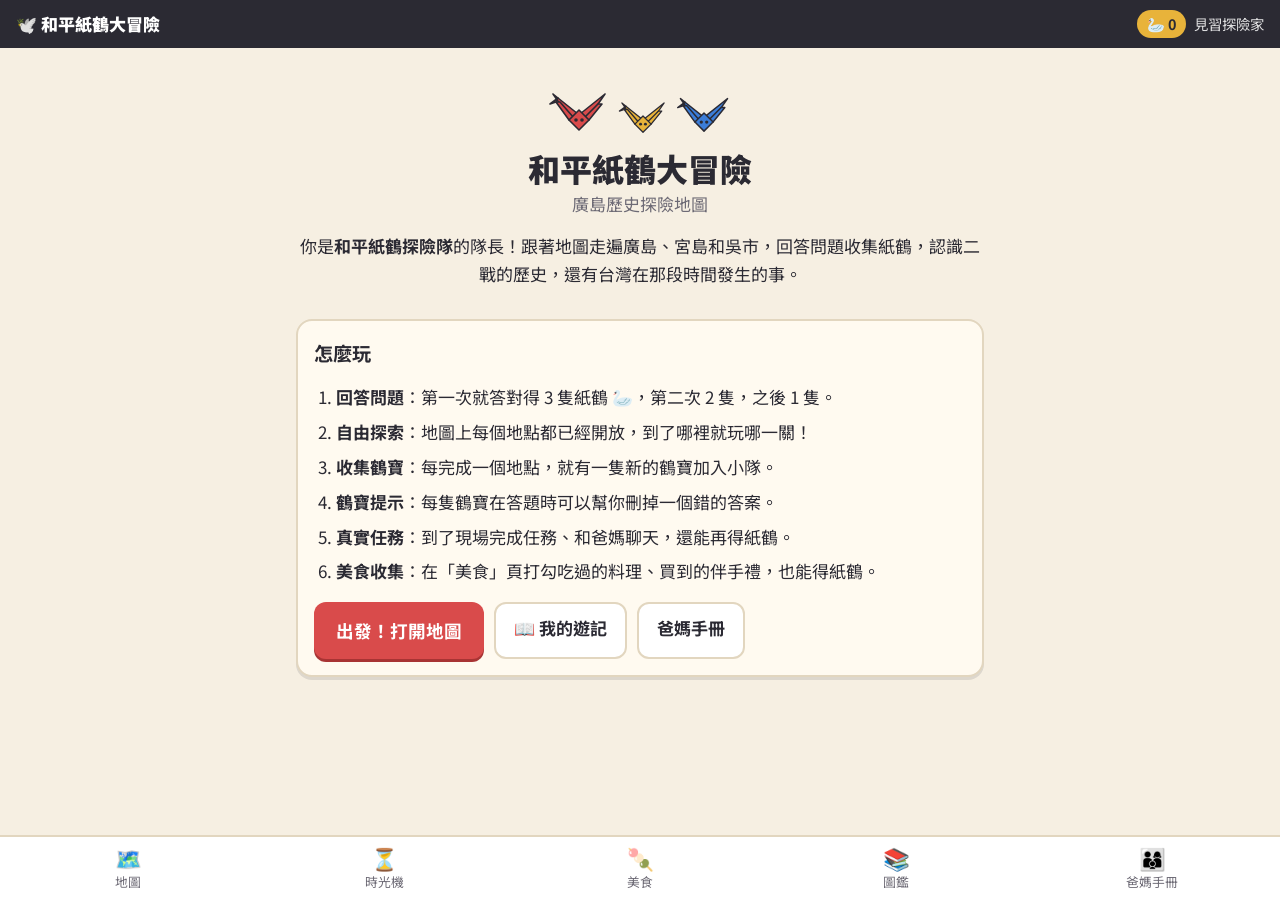
<file: index.html>
<!doctype html>
<html lang="zh-Hant-TW">
<head>
  <meta charset="utf-8">
  <meta name="viewport" content="width=device-width, initial-scale=1">
  <title>和平紙鶴大冒險</title>
  <meta name="description" content="給孩子的廣島歷史探險地圖：走遍廣島、宮島和吳市，回答問題收集紙鶴，認識二戰歷史，也聽聽台灣的故事。">
  <!-- 分享預覽（Facebook、LINE 等） -->
  <meta property="og:type" content="website">
  <meta property="og:locale" content="zh_TW">
  <meta property="og:site_name" content="和平紙鶴大冒險">
  <meta property="og:title" content="和平紙鶴大冒險｜給孩子的廣島歷史探險地圖">
  <meta property="og:description" content="走遍廣島、宮島和吳市，回答問題收集紙鶴，認識二戰歷史，也聽聽台灣的故事。">
  <meta property="og:url" content="https://meipharm.github.io/peace-crane-quest/">
  <meta property="og:image" content="https://meipharm.github.io/peace-crane-quest/og-image.png">
  <meta property="og:image:width" content="1200">
  <meta property="og:image:height" content="630">
  <meta property="og:image:alt" content="和平紙鶴大冒險：三隻紙鶴與廣島、宮島、吳市的探險地圖">
  <meta name="twitter:card" content="summary_large_image">
  <link rel="icon" href="data:image/svg+xml,<svg xmlns='http://www.w3.org/2000/svg' viewBox='0 0 100 100'><text y='.9em' font-size='90'>🕊️</text></svg>">
  <link rel="preconnect" href="https://fonts.googleapis.com">
  <link rel="preconnect" href="https://fonts.gstatic.com" crossorigin>
  <link href="https://fonts.googleapis.com/css2?family=Noto+Sans+TC:wght@400;700;900&display=swap" rel="stylesheet">
  <link rel="stylesheet" href="style.css?v=19">
</head>
<body>
  <svg width="0" height="0" style="position:absolute" aria-hidden="true">
    <defs>
      <linearGradient id="rainbowGrad" x1="0" y1="0" x2="1" y2="1">
        <stop offset="0" stop-color="#d94b4b"/><stop offset=".25" stop-color="#e8b33a"/>
        <stop offset=".5" stop-color="#4f9d69"/><stop offset=".75" stop-color="#3b7dd8"/>
        <stop offset="1" stop-color="#9b6bd1"/>
      </linearGradient>
    </defs>
  </svg>

  <header class="topbar">
    <a class="brand" href="#/">🕊️ 和平紙鶴大冒險</a>
    <div class="hud">
      <span class="hud-cranes" title="目前的紙鶴">🦢 <b id="hud-cranes">0</b></span>
      <span class="hud-rank" id="hud-rank"></span>
    </div>
  </header>

  <main id="app" class="container"></main>

  <nav class="nav" aria-label="主要導覽">
    <a href="#/map" data-view="map"><span>🗺️</span>地圖</a>
    <a href="#/timeline" data-view="timeline"><span>⏳</span>時光機</a>
    <a href="#/food" data-view="food"><span>🍡</span>美食</a>
    <a href="#/collection" data-view="collection"><span>📚</span>圖鑑</a>
    <a href="#/parents" data-view="parents"><span>👨‍👩‍👦</span>爸媽手冊</a>
  </nav>

  <script src="data.js?v=19"></script>
  <script src="app.js?v=19"></script>
</body>
</html>
</file>
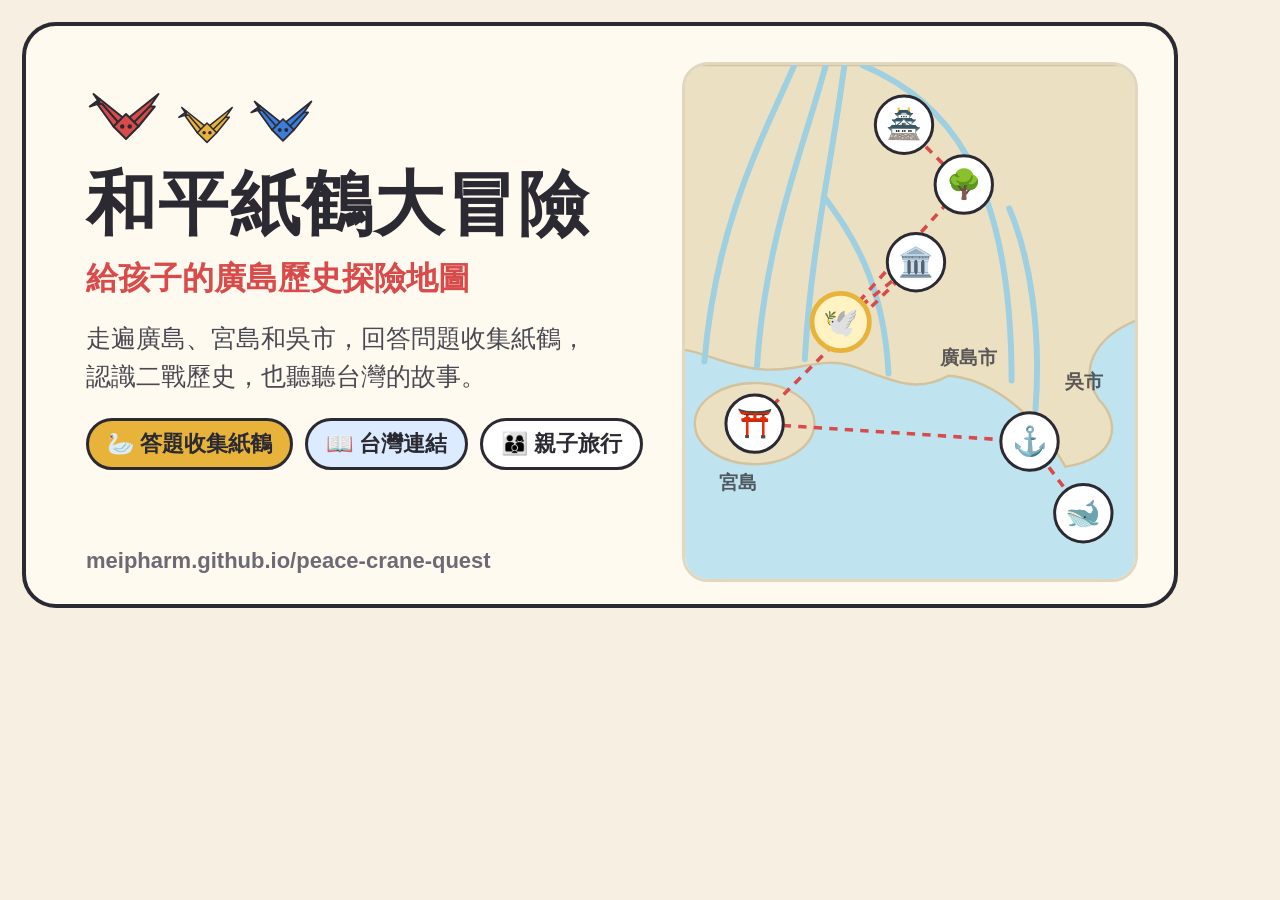
<file: og/og.html>
<!doctype html>
<!-- 分享預覽圖原稿（1200×630）。重新產生：用 Edge 無頭模式截圖成 ../og-image.png -->
<html lang="zh-Hant-TW">
<head>
<meta charset="utf-8">
<style>
  html, body { margin: 0; width: 1200px; height: 630px; overflow: hidden; }
  body {
    font-family: 'Microsoft JhengHei', 'Noto Sans TC', sans-serif;
    background: #f6efe2; color: #2b2a33; position: relative;
  }
  .frame { position: absolute; inset: 22px; border: 4px solid #2b2a33; border-radius: 34px; overflow: hidden; background: #fffaf0; }
  .left { position: absolute; left: 60px; top: 48px; width: 580px; }
  .cranes { display: flex; gap: 10px; align-items: flex-end; margin-bottom: 10px; }
  h1 { font-size: 70px; font-weight: 900; margin: 0; line-height: 1.15; letter-spacing: 2px; white-space: nowrap; }
  .sub { font-size: 32px; font-weight: 700; color: #d94b4b; margin: 12px 0 18px; }
  .desc { font-size: 25px; line-height: 1.55; color: #4a4852; margin: 0 0 22px; }
  .tags { display: flex; flex-wrap: wrap; gap: 12px; }
  .tag { font-size: 22px; font-weight: 700; padding: 8px 18px; border-radius: 999px; border: 3px solid #2b2a33; background: #fff; }
  .tag.gold { background: #e8b33a; }
  .tag.blue { background: #dcebff; }
  .map { position: absolute; right: 36px; top: 36px; width: 450px; height: 514px; border-radius: 26px; border: 3px solid #e2d6bf; overflow: hidden; }
  .url { position: absolute; left: 60px; bottom: 30px; font-size: 22px; color: #6d6a75; font-weight: 700; }
</style>
</head>
<body>
<svg width="0" height="0" style="position:absolute">
  <defs>
    <symbol id="crane" viewBox="0 0 64 64">
      <g stroke="#2b2a33" stroke-width="1.6" stroke-linejoin="round">
        <polygon points="6,16 31,36 24,42"/><polygon points="58,16 33,36 40,42"/>
        <polygon points="42,42 55,26 51,26 37,40"/><polygon points="22,42 9,24 13,24 27,40"/>
        <polygon points="9,24 3,26 11,20"/><polygon points="22,42 32,32 42,42 32,52"/>
      </g>
      <circle cx="29" cy="42" r="1.8" fill="#2b2a33"/><circle cx="35" cy="42" r="1.8" fill="#2b2a33"/>
    </symbol>
  </defs>
</svg>

<div class="frame">
  <div class="left">
    <div class="cranes">
      <svg width="80" height="80" fill="#d94b4b"><use href="#crane"/></svg>
      <svg width="62" height="62" fill="#e8b33a"><use href="#crane"/></svg>
      <svg width="70" height="70" fill="#3b7dd8"><use href="#crane"/></svg>
    </div>
    <h1>和平紙鶴大冒險</h1>
    <p class="sub">給孩子的廣島歷史探險地圖</p>
    <p class="desc">走遍廣島、宮島和吳市，回答問題收集紙鶴，<br>認識二戰歷史，也聽聽台灣的故事。</p>
    <div class="tags">
      <span class="tag gold">🦢 答題收集紙鶴</span>
      <span class="tag blue">📖 台灣連結</span>
      <span class="tag">👨‍👩‍👦 親子旅行</span>
    </div>
  </div>

  <svg class="map" viewBox="0 0 400 430" preserveAspectRatio="xMidYMid slice">
    <rect width="400" height="430" fill="#bfe3ef"/>
    <path fill="#ece0c3" stroke="#d3c39d" stroke-width="2" d="M0,0 H400 V210 C360,222 338,250 358,280 C378,300 372,330 330,336 C300,284 262,262 232,260 C204,276 182,262 152,252 C122,242 100,262 60,252 C30,246 12,232 0,242 Z"/>
    <ellipse cx="70" cy="300" rx="50" ry="34" fill="#ece0c3" stroke="#d3c39d" stroke-width="2"/>
    <!-- 廣島市中心六條河（示意） -->
    <path d="M120,-40 C90,40 40,110 28,248" fill="none" stroke="#9fd0e2" stroke-width="5" stroke-linecap="round"/>
    <path d="M140,-40 C120,50 80,130 72,252" fill="none" stroke="#9fd0e2" stroke-width="5" stroke-linecap="round"/>
    <path d="M150,-40 C140,60 118,140 112,246" fill="none" stroke="#9fd0e2" stroke-width="5" stroke-linecap="round"/>
    <path d="M128,110 C150,140 178,180 182,258" fill="none" stroke="#9fd0e2" stroke-width="5" stroke-linecap="round"/>
    <path d="M160,0 C230,30 285,90 285,264" fill="none" stroke="#9fd0e2" stroke-width="5" stroke-linecap="round"/>
    <path d="M283,120 C300,160 310,220 305,288" fill="none" stroke="#9fd0e2" stroke-width="5" stroke-linecap="round"/>
    <g stroke="#d94b4b" stroke-width="3" stroke-dasharray="7 6" fill="none">
      <polyline points="195,50 245,100 142,215 205,165 70,300 300,315 345,375"/>
    </g>
    <g font-size="24" text-anchor="middle">
      <g transform="translate(195,50)"><circle r="24" fill="#fff" stroke="#2b2a33" stroke-width="2.5"/><text y="8">🏯</text></g>
      <g transform="translate(245,100)"><circle r="24" fill="#fff" stroke="#2b2a33" stroke-width="2.5"/><text y="8">🌳</text></g>
      <g transform="translate(205,165)"><circle r="24" fill="#fff" stroke="#2b2a33" stroke-width="2.5"/><text y="8">🏛️</text></g>
      <g transform="translate(142,215)"><circle r="24" fill="#fff3c4" stroke="#e8b33a" stroke-width="4"/><text y="8">🕊️</text></g>
      <g transform="translate(70,300)"><circle r="24" fill="#fff" stroke="#2b2a33" stroke-width="2.5"/><text y="8">⛩️</text></g>
      <g transform="translate(300,315)"><circle r="24" fill="#fff" stroke="#2b2a33" stroke-width="2.5"/><text y="8">⚓</text></g>
      <g transform="translate(345,375)"><circle r="24" fill="#fff" stroke="#2b2a33" stroke-width="2.5"/><text y="8">🐋</text></g>
    </g>
    <g font-size="16" font-weight="700" fill="#2b2a33" opacity=".75">
      <text x="225" y="250">廣島市</text><text x="40" y="355">宮島</text><text x="330" y="270">吳市</text>
    </g>
  </svg>

  <div class="url">meipharm.github.io/peace-crane-quest</div>
</div>
</body>
</html>
</file>
<file: style.css>
:root {
  --paper: #f6efe2;
  --card: #fffaf0;
  --ink: #2b2a33;
  --muted: #6d6a75;
  --line: #e2d6bf;
  --red: #d94b4b;
  --gold: #e8b33a;
  --green: #4f9d69;
  --blue: #3b7dd8;
  --sea: #bfe3ef;
  --land: #ece0c3;
  --shadow: 0 3px 0 rgba(43, 42, 51, .12);
}

* { box-sizing: border-box; }
html { -webkit-text-size-adjust: 100%; }
body {
  margin: 0;
  background: var(--paper);
  color: var(--ink);
  font-family: 'Noto Sans TC', system-ui, -apple-system, 'Microsoft JhengHei', sans-serif;
  font-size: 17px;
  line-height: 1.65;
  padding-bottom: 84px;
}
h1, h2, h3, h4 { line-height: 1.3; margin: .2em 0 .5em; }
h1 { font-size: 1.6rem; font-weight: 900; }
h2 { font-size: 1.2rem; }
p { margin: .4em 0 .8em; }
a { color: var(--blue); }

.container { max-width: 720px; margin: 0 auto; padding: 12px 16px 24px; }

/* 頂部列 */
.topbar {
  position: sticky; top: 0; z-index: 20;
  display: flex; justify-content: space-between; align-items: center; gap: 8px;
  padding: 10px 16px;
  background: var(--ink); color: #fff;
}
.brand { color: #fff; text-decoration: none; font-weight: 900; white-space: nowrap; overflow: hidden; text-overflow: ellipsis; min-width: 0; }
.hud { display: flex; gap: 8px; align-items: center; font-size: .9rem; flex: none; }
.hud-cranes { background: var(--gold); color: var(--ink); border-radius: 999px; padding: 2px 10px; white-space: nowrap; }
.hud-rank { opacity: .85; white-space: nowrap; }
@media (max-width: 480px) { .hud-rank { display: none; } }

/* 底部導覽 */
.nav {
  position: fixed; bottom: 0; left: 0; right: 0; z-index: 20;
  display: grid; grid-template-columns: repeat(5, 1fr);
  background: #fff; border-top: 2px solid var(--line);
  padding-bottom: env(safe-area-inset-bottom);
}
.nav a {
  display: flex; flex-direction: column; align-items: center;
  padding: 8px 4px; font-size: .8rem; color: var(--muted); text-decoration: none;
}
.nav a span { font-size: 1.35rem; line-height: 1.2; }
.nav a.active { color: var(--red); font-weight: 700; }

/* 卡片與按鈕 */
.card {
  background: var(--card);
  border: 2px solid var(--line);
  border-radius: 16px;
  padding: 16px;
  margin: 14px 0;
  box-shadow: var(--shadow);
}
.btn {
  display: inline-block; border: 0; cursor: pointer;
  background: var(--red); color: #fff; font: inherit; font-weight: 700;
  padding: 10px 18px; border-radius: 12px; text-decoration: none;
  box-shadow: 0 3px 0 #a83434;
  transition: transform .08s;
}
.btn:active { transform: translateY(2px); box-shadow: 0 1px 0 #a83434; }
.btn.big { padding: 14px 22px; font-size: 1.1rem; }
.btn.small { padding: 6px 12px; font-size: .9rem; }
.btn.ghost { background: #fff; color: var(--ink); border: 2px solid var(--line); box-shadow: none; }
.btn:disabled { opacity: .6; cursor: default; }
.row { display: flex; flex-wrap: wrap; gap: 10px; margin-top: 12px; }
.muted { color: var(--muted); }
.small { font-size: .85rem; }
.back { display: inline-block; margin: 4px 0; text-decoration: none; font-weight: 700; }
.section-title { margin-top: 24px; }

/* 首頁 */
.hero { text-align: center; padding: 18px 4px 4px; }
.hero h1 { font-size: 2rem; margin-bottom: 0; }
.hero .sub { color: var(--muted); margin-top: 0; }
.hero-cranes { display: flex; justify-content: center; align-items: flex-end; gap: 6px; }
.howto { padding-left: 1.3em; }
.howto li { margin-bottom: .4em; }

/* 紙鶴動畫 */
.crane { display: inline-block; vertical-align: middle; }
.bob { animation: bob 2.4s ease-in-out infinite; }
.bob.d1 { animation-delay: .4s; }
.bob.d2 { animation-delay: .8s; }
@keyframes bob { 0%, 100% { transform: translateY(0); } 50% { transform: translateY(-6px); } }

/* 地圖 */
.map-wrap { margin: 8px -4px 0; }
.map { width: 100%; height: auto; display: block; border-radius: 18px; border: 2px solid var(--line); box-shadow: var(--shadow); }
.sea { fill: var(--sea); }
.land { fill: var(--land); stroke: #d3c39d; stroke-width: 2; }
.river { fill: none; stroke: #9fd0e2; stroke-width: 5; stroke-linecap: round; }
.river-label text {
  font-size: 10px; font-weight: 700; fill: #3f86a3; writing-mode: vertical-rl;
  paint-order: stroke; stroke: #ece0c3; stroke-width: 3px; stroke-linejoin: round;
}
.inset { fill: rgba(255, 255, 255, .55); stroke: var(--ink); stroke-dasharray: 5 4; stroke-width: 1.5; }
.flight { fill: none; stroke: var(--ink); stroke-width: 1.5; stroke-dasharray: 3 6; opacity: .45; }
.map-label { font-size: 13px; font-weight: 700; fill: var(--ink); opacity: .75; }
.sea-label { font-style: italic; opacity: .45; }
.edge { stroke: #a99d82; stroke-width: 3; stroke-dasharray: 6 6; }
.edge.done { stroke: var(--red); stroke-dasharray: none; }
.node { cursor: pointer; outline: none; }
.node-bg { fill: #fff; stroke: var(--ink); stroke-width: 2.5; }
.node.open .node-bg { fill: #fff3c4; stroke: var(--gold); stroke-width: 4; }
.node.open { animation: pulse 1.6s ease-in-out infinite; transform-box: fill-box; transform-origin: center; }
.node.done .node-bg { fill: #ffe1e1; stroke: var(--red); }
.node:focus-visible .node-bg { stroke-width: 5; }
.node-icon { font-size: 22px; }
.node-label {
  font-size: 11.5px; font-weight: 700; fill: var(--ink);
  paint-order: stroke; stroke: #fffaf0; stroke-width: 4px; stroke-linejoin: round;
}
.flag circle { fill: var(--red); }
.flag text { fill: #fff; font-size: 12px; font-weight: 900; }
@keyframes pulse { 0%, 100% { opacity: 1; } 50% { opacity: .75; } }

.squad { display: flex; flex-wrap: wrap; gap: 4px; align-items: center; min-height: 40px; }
.node-list { list-style: none; padding: 0; margin: 0; }
.node-item {
  width: 100%; display: flex; align-items: center; gap: 10px; text-align: left;
  font: inherit; color: inherit; background: #fff; border: 2px solid var(--line);
  border-radius: 12px; padding: 8px 10px; margin-bottom: 8px; cursor: pointer;
}
.node-item small { color: var(--muted); }
.ni-icon { font-size: 1.6rem; }
.ni-status { margin-left: auto; font-size: .8rem; white-space: nowrap; font-weight: 700; }
.node-item.done .ni-status { color: var(--red); }
.node-item.open .ni-status { color: #b07d00; }

/* 地點頁 */
.node-head { display: flex; gap: 14px; align-items: center; margin-top: 6px; }
.node-big {
  font-size: 2.6rem; width: 76px; height: 76px; flex: none;
  display: grid; place-items: center; background: #fff; border: 3px solid var(--ink); border-radius: 50%;
}
.node-head h1 { margin: 2px 0 0; }
.node-head .sub { color: var(--muted); margin: 0; }
.day-tag { display: inline-block; background: var(--ink); color: #fff; border-radius: 999px; padding: 0 10px; font-size: .8rem; font-weight: 700; }
.story { border-color: #e9c98a; }
.taiwan { background: #eef6ff; border-color: #b9d4f2; }
.talk .ask, .ask { font-weight: 700; }
textarea {
  width: 100%; font: inherit; padding: 10px; border-radius: 10px;
  border: 2px solid var(--line); background: #fff; margin-bottom: 10px; resize: vertical;
}
.map-links { display: grid; gap: 8px; margin: 10px 0; }
.map-link { display: flex; align-items: center; gap: 8px; flex-wrap: wrap; background: #fff; border: 2px solid var(--line); border-radius: 12px; padding: 8px 10px; }
.map-link b { flex: 1 1 120px; }
details summary { cursor: pointer; font-weight: 700; }
details[open] summary { margin-bottom: 8px; }

/* 問答 */
.quiz-top { display: flex; justify-content: space-between; font-weight: 700; font-size: .95rem; margin-top: 6px; }
.progress { height: 10px; background: #e6dcc6; border-radius: 999px; overflow: hidden; margin: 8px 0 14px; }
.progress div { height: 100%; background: var(--gold); transition: width .3s; }
.question { font-size: 1.3rem; }
.options { display: grid; gap: 10px; }
.option {
  font: inherit; font-weight: 700; text-align: left; cursor: pointer;
  background: #fff; color: var(--ink); border: 3px solid var(--line);
  border-radius: 14px; padding: 14px 16px; box-shadow: var(--shadow);
}
.option:hover:not(:disabled) { border-color: var(--blue); }
.option.right { background: #e3f6e8; border-color: var(--green); }
.option.wrong { background: #fde6e6; border-color: var(--red); text-decoration: line-through; opacity: .75; }
.option.removed { opacity: .3; text-decoration: line-through; }
.option:disabled { cursor: default; }
.quiz-tools { display: flex; justify-content: space-between; align-items: center; gap: 8px; margin-top: 14px; flex-wrap: wrap; }
.feedback {
  margin-top: 16px; padding: 14px; border-radius: 14px;
  background: #fff; border: 3px solid var(--green);
}
.fb-title { font-weight: 900; font-size: 1.15rem; color: var(--green); margin-top: 0; }
.tw-card { background: #eef6ff; border: 2px solid #b9d4f2; border-radius: 12px; padding: 10px 12px; margin: 10px 0; }
.tw-card p { margin: .3em 0 0; }

.result { text-align: center; }
.stars { font-size: 2.4rem; letter-spacing: 4px; }
.new-helper { background: #fff; border: 2px dashed var(--gold); border-radius: 14px; padding: 12px; margin: 12px 0; }
.nh-title { font-size: 1.1rem; margin-bottom: 0; }
.result .row { justify-content: center; }

/* 時光機 */
.slots { list-style: none; padding: 0; margin: 10px 0; display: grid; gap: 6px; }
.slot { border: 2px dashed var(--line); border-radius: 10px; padding: 8px 10px; color: var(--muted); }
.slot.filled { border-style: solid; border-color: var(--green); background: #e9f6ec; color: var(--ink); display: flex; gap: 10px; }
.yr { flex: none; min-width: 72px; font-weight: 900; color: var(--red); }
.tl-cards { display: grid; gap: 8px; margin-top: 12px; }
.tl-card {
  font: inherit; text-align: left; cursor: pointer; background: #fff;
  border: 3px solid var(--blue); border-radius: 12px; padding: 10px 12px; box-shadow: var(--shadow);
}
.shake { animation: shake .4s; border-color: var(--red); }
@keyframes shake { 20%, 60% { transform: translateX(-6px); } 40%, 80% { transform: translateX(6px); } }

/* 圖鑑 */
.helper-grid { display: grid; grid-template-columns: repeat(auto-fill, minmax(140px, 1fr)); gap: 10px; }
.helper-card {
  display: flex; flex-direction: column; align-items: center; text-align: center; gap: 2px;
  background: #fff; border: 2px solid var(--line); border-radius: 14px; padding: 10px;
}
.helper-card small { color: var(--muted); line-height: 1.4; }
.helper-card.unknown { opacity: .7; }
.badge-grid { display: grid; grid-template-columns: repeat(auto-fill, minmax(96px, 1fr)); gap: 10px; }
.badge { display: flex; flex-direction: column; align-items: center; text-align: center; background: #fff; border: 2px solid var(--gold); border-radius: 14px; padding: 10px 6px; }
.badge span { font-size: 2rem; }
.badge.unknown { border-color: var(--line); opacity: .55; }

/* 爸媽手冊 */
.table-wrap { overflow-x: auto; margin: 8px 0; }
table { border-collapse: collapse; width: 100%; font-size: .9rem; min-width: 460px; }
th, td { border: 1px solid var(--line); padding: 6px 8px; text-align: left; vertical-align: top; }
th { background: #f1e6cf; }
.tip { background: #fff7dc; border-radius: 10px; padding: 8px 10px; font-size: .92rem; }
.history { border-top: 2px dashed var(--line); padding-top: 10px; margin-top: 12px; }
.history h4 { margin-bottom: .3em; }
.checklist { list-style: none; padding: 0; }
.checklist li { margin-bottom: 6px; }
.checklist input { width: 18px; height: 18px; vertical-align: middle; }
.disclaimer { margin-top: 20px; }
.refs ol { padding-left: 1.4em; margin: 0; }
.refs li { margin-bottom: 8px; word-break: break-word; }
.refs small { color: var(--muted); }

/* 地點照片與開放時間 */
.photo { margin: 14px 0; background: var(--card); border: 2px solid var(--line); border-radius: 16px; overflow: hidden; box-shadow: var(--shadow); }
.photo img { display: block; width: 100%; height: auto; aspect-ratio: 3 / 2; object-fit: cover; background: #e6dcc6; }
.photo figcaption { padding: 8px 12px; font-weight: 700; font-size: .95rem; }
.photo figcaption small { font-weight: 400; color: var(--muted); }
/* 美食與伴手禮 */
.food-grid { display: grid; gap: 14px; grid-template-columns: repeat(auto-fill, minmax(280px, 1fr)); }
.food-card { background: var(--card); border: 2px solid var(--line); border-radius: 16px; overflow: hidden; box-shadow: var(--shadow); display: flex; flex-direction: column; }
.food-card.done { border-color: var(--green); }
.food-photo { margin: 0; }
.food-photo img { display: block; width: 100%; aspect-ratio: 4 / 3; object-fit: cover; background: #e6dcc6; }
.food-photo figcaption { padding: 4px 12px 0; color: var(--muted); }
.food-emoji { aspect-ratio: 4 / 3; display: grid; place-items: center; font-size: 5rem; background: #fff3c4; }
.food-body { padding: 10px 14px 14px; }
.food-body h3 { margin: .2em 0 .2em; font-size: 1.15rem; }
.food-body .jp { display: block; font-size: .9rem; font-weight: 700; color: var(--red); }
.food-where { font-size: .88rem; color: var(--muted); margin: 0 0 .4em; }
.food-maps { display: flex; flex-wrap: wrap; gap: 6px; margin: 0 0 .6em; }
.map-chip { font-size: .85rem; font-weight: 700; text-decoration: none; color: var(--blue); background: #eef6ff; border: 1px solid #b9d4f2; border-radius: 999px; padding: 3px 10px; }
.phrases { list-style: none; padding: 0; margin: 0; display: grid; gap: 8px; grid-template-columns: repeat(auto-fill, minmax(220px, 1fr)); }
.phrase { width: 100%; text-align: left; font: inherit; cursor: pointer; background: #fff; border: 2px solid var(--line); border-radius: 12px; padding: 8px 12px; display: flex; flex-direction: column; }
.phrase .ja { font-weight: 700; color: var(--ink); }
.phrase .zh { font-size: .85rem; color: var(--muted); }
.jp-big { font-size: 2rem; font-weight: 900; margin: .2em 0; line-height: 1.3; }
.jp-please { font-size: 1.4rem; font-weight: 700; margin: 0; }

.visit-list { display: grid; gap: 8px; margin: 8px 0; }
.visit-item { background: #fff; border: 2px solid var(--line); border-radius: 12px; padding: 8px 12px; }
.visit-item dl { display: grid; grid-template-columns: auto 1fr; gap: 2px 10px; margin: 4px 0 0; font-size: .92rem; }
.visit-item dt { color: var(--muted); font-weight: 700; }
.visit-item dd { margin: 0; }

/* 彈出訊息 */
.toast {
  position: fixed; left: 50%; bottom: 96px; transform: translateX(-50%); z-index: 50;
  background: var(--ink); color: #fff; padding: 10px 16px; border-radius: 999px;
  font-weight: 700; max-width: calc(100vw - 32px); text-align: center;
  animation: fadeup .25s ease-out;
}
.float-text {
  position: fixed; left: 50%; top: 70px; transform: translateX(-50%); z-index: 50;
  font-size: 1.6rem; font-weight: 900; color: var(--gold);
  text-shadow: 0 2px 0 var(--ink);
  animation: floatup 1.4s ease-out forwards; pointer-events: none;
}
@keyframes fadeup { from { opacity: 0; transform: translate(-50%, 10px); } to { opacity: 1; transform: translate(-50%, 0); } }
@keyframes floatup { from { opacity: 1; transform: translate(-50%, 0); } to { opacity: 0; transform: translate(-50%, -50px); } }
.confetti {
  position: fixed; top: -12px; width: 9px; height: 14px; z-index: 60; pointer-events: none;
  border-radius: 2px; animation: fall 1.8s ease-in forwards;
}
@keyframes fall { to { transform: translateY(105vh) rotate(540deg); } }

.modal-wrap { position: fixed; inset: 0; z-index: 40; background: rgba(43, 42, 51, .5); display: grid; place-items: center; padding: 16px; }
.modal { background: var(--card); border-radius: 18px; padding: 20px; max-width: 360px; width: 100%; text-align: center; border: 3px solid var(--ink); }
.modal-icon { font-size: 2.6rem; }
.modal-actions { display: flex; gap: 10px; justify-content: center; margin-top: 12px; }

@media (prefers-reduced-motion: reduce) {
  *, *::before, *::after { animation: none !important; transition: none !important; }
}

/* 我的遊記 */
.field { display: block; font-weight: 700; margin: 10px 0; }
.field input, .field textarea {
  display: block; width: 100%; margin-top: 4px; font: inherit; font-weight: 400;
  padding: 10px; border-radius: 10px; border: 2px solid var(--line); background: #fff;
}
.howto-pdf { margin-top: 12px; }
.journal { background: #fff; border: 2px solid var(--line); border-radius: 16px; padding: 20px 18px; margin: 14px 0; box-shadow: var(--shadow); }
.j-cover { text-align: center; padding: 10px 0 20px; border-bottom: 2px dashed var(--line); }
.j-cover h1 { font-size: 1.8rem; margin: 6px 0 0; }
.j-sub { color: var(--red); font-weight: 700; margin-top: 0; }
.j-cranes, .j-helpers { display: flex; justify-content: center; align-items: flex-end; gap: 6px; flex-wrap: wrap; }
.j-entry { padding: 18px 0; border-bottom: 2px dashed var(--line); }
.j-entry-head { display: flex; align-items: center; gap: 8px; flex-wrap: wrap; }
.j-entry-head h3 { margin: 0; }
.j-photo { margin: 10px 0 6px; }
.j-photo img { display: block; width: 100%; max-height: 260px; object-fit: cover; border-radius: 10px; }
.j-photo figcaption { font-size: .75rem; color: var(--muted); margin-top: 2px; }
.j-q { font-weight: 700; margin-bottom: 4px; }
.j-note { white-space: pre-wrap; background: #fffaf0; border-left: 4px solid var(--gold); padding: 8px 12px; border-radius: 6px; min-height: 2.5em; }
.j-lines span { display: block; height: 1.9em; border-bottom: 1px solid #d8cdb5; }
.j-meta { font-size: .88rem; color: var(--muted); margin: 6px 0 2px; }
.j-tw { font-size: .9rem; background: #eef6ff; padding: 6px 10px; border-radius: 8px; }
.j-food { list-style: none; padding: 0; columns: 2; }
.j-badge { display: inline-block; border: 2px solid var(--gold); border-radius: 999px; padding: 2px 10px; margin: 3px; font-size: .9rem; }
.j-foot { font-size: .75rem; color: var(--muted); margin-top: 16px; }

@media print {
  @page { size: A4; margin: 14mm; }
  body { background: #fff; padding: 0; font-size: 11pt; }
  .topbar, .nav, .no-print, .toast, .float-text, .modal-wrap, .confetti { display: none !important; }
  .container { max-width: none; padding: 0; }
  .journal { border: 0; box-shadow: none; padding: 0; margin: 0; }
  .j-cover { break-after: page; border-bottom: 0; padding-top: 60mm; }
  .j-entry { break-inside: avoid; page-break-inside: avoid; }
  .j-photo img { max-height: 70mm; }
  a { color: inherit; text-decoration: none; }
  .bob { animation: none; }
}

/* 時光機：事件卡放到時間軸 */
.tl-pool { padding: 4px 0 10px; margin-bottom: 8px; border-bottom: 2px dashed var(--line); }
.tl-pool-title { margin: 0 4px 6px; font-weight: 700; }
.tl-pool .tl-cards { display: grid; gap: 8px; grid-template-columns: repeat(auto-fill, minmax(130px, 1fr)); margin: 0; }
.tl-pool .tl-card { font-size: .92rem; padding: 8px 10px; line-height: 1.45; }
.tl-selected { position: sticky; top: 52px; z-index: 5; display: flex; align-items: center; justify-content: space-between; gap: 8px; background: #fff3c4; border: 2px solid var(--gold); border-radius: 12px; padding: 8px 12px; margin: 0 0 10px; box-shadow: var(--shadow); }
.tl-card.selected { background: #fff3c4; border-color: var(--gold); box-shadow: 0 0 0 3px var(--gold); }
.tl-axis { list-style: none; margin: 8px 0 0; padding: 0 0 0 22px; border-left: 4px solid var(--red); }
.tl-stop { position: relative; margin: 0 0 4px; }
.tl-stop::before { content: ''; position: absolute; left: -33px; top: 6px; width: 14px; height: 14px; border-radius: 50%; background: #fff; border: 4px solid var(--red); }
.tl-stop.done::before { background: var(--red); }
.tl-date { font-weight: 900; color: var(--red); }
.tl-slot { display: block; width: 100%; text-align: left; font: inherit; border-radius: 12px; padding: 8px 12px; margin-top: 4px; }
button.tl-slot { cursor: pointer; background: #fff; border: 2px dashed var(--line); color: var(--muted); }
button.tl-slot.ready { border-color: var(--blue); background: #eef6ff; color: var(--ink); }
.tl-slot .clue { display: block; font-size: .9rem; }
.tl-slot .drop { display: block; font-weight: 700; }
.tl-slot.filled { background: #e9f6ec; border: 2px solid var(--green); color: var(--ink); font-weight: 700; }
.tw-tag { display: inline-block; background: var(--blue); color: #fff; font-size: .75rem; border-radius: 999px; padding: 0 8px; margin-right: 6px; vertical-align: 2px; }
.tl-gap { color: var(--muted); font-size: .85rem; font-weight: 700; padding: 6px 0 8px; }
.tl-selected .btn { flex: none; white-space: nowrap; }
</file>
